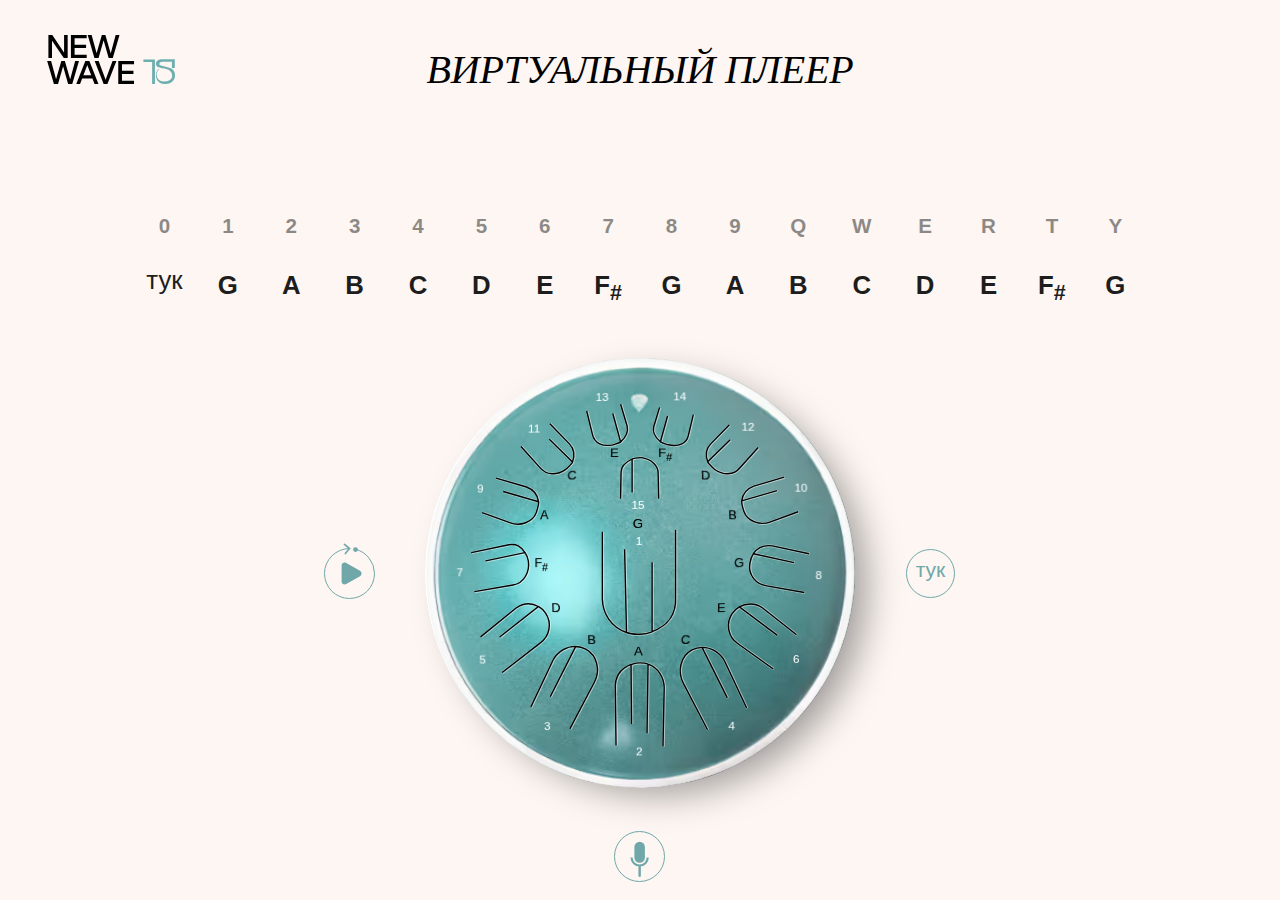
<file: index.html>
<!doctype html>
<html lang="en">
	<head>
		<meta charset="UTF-8" />
		<!-- <link rel="icon" type="image/svg+xml" href="/pt.svg" /> -->
		<link rel="icon" href="favicon.ico" sizes="any">
		<meta name="viewport" content="width=device-width, initial-scale=1.0" />
		<meta http-equiv="Cache-Control" content="no-cache" />
		<title>Happy drum</title>
		<link rel="stylesheet" type="text/css" href="main.css">
		<link rel="stylesheet" type="text/css" href="hdrum.css">
		<script type="text/javascript" src="https://code.jquery.com/jquery-3.7.1.min.js"></script>
		<script type="module" src="hdrum.js"></script>
	</head>
	<body>
		<svg class="logo" width="129" height="50" viewBox="0 0 129 50" fill="none" xmlns="http://www.w3.org/2000/svg">
			<path d="M4.99542 23H1.40458V0.076337H5.31603L18.3328 19.3771H17.0824V0.076337H20.6733V23H16.7618L3.71298 3.69924H4.99542V23ZM39.6847 23H23.9107V0.076337H39.6847V3.21832H27.5977V19.858H39.6847V23ZM39.0756 12.9328H27.2771V9.79084H39.0756V12.9328ZM65.7915 23H61.6556L56.3976 4.59695H56.8464L51.5564 23H47.4205L40.6876 0.076337H44.6312L50.0815 20.1145H49.0876L54.8586 0.076337H58.3854L64.1563 20.1145H63.2586L68.677 0.076337H72.5243L65.7915 23ZM25.258 49H21.1221L15.8641 30.5969H16.313L11.0229 49H6.88702L0.154198 26.0763H4.09771L9.54809 46.1145H8.5542L14.3252 26.0763H17.8519L23.6229 46.1145H22.7252L28.1435 26.0763H31.9908L25.258 49ZM46.8965 43.4855H33.6873V40.3435H46.8965V43.4855ZM51.4491 49H47.5377L39.6827 28.5771H40.9011L33.0461 49H29.2629L38.3362 26.0763H42.3759L51.4491 49ZM60.427 49H56.6438L47.6667 26.0763H51.6423L59.1766 46.3069H58.0224L65.5568 26.0763H69.4362L60.427 49ZM87.0437 49H71.2696V26.0763H87.0437V29.2183H74.9567V45.858H87.0437V49ZM86.4345 38.9328H74.6361V35.7908H86.4345V38.9328Z" fill="black"></path><path d="M96.3987 24.5223H107.938V49H105.106L105.141 26.9701H96.3987V24.5223ZM124.938 24.2776V32.9846L127.771 33.0545V24.2776H124.938ZM108.993 29.313C108.993 25.7112 111.196 24.3125 115.147 24.2776L124.938 24.3125V26.7253H115.322C113.923 26.7253 112.28 27.3897 112.315 29.1381C112.35 30.8516 118.154 30.8166 123.679 33.2294C126.302 34.4183 128.155 36.6563 128.015 40.7126C127.771 46.0976 123.504 49.2448 117.42 48.9301C106.545 48.3706 108.118 36.0968 111.72 34.0337H112.49C108.468 36.2017 107.769 47.2516 118.014 46.4823C122.071 46.1676 125.218 44.2443 125.218 40.7126C125.218 30.8516 108.993 35.2925 108.993 29.313Z" fill="#6CAFAE"></path>
		</svg>
		<h1>Виртуальный плеер</h1>

		<div id="hdrum-vidget"></div>
		
	</body>
</html>
</file>
<file: main.css>
@import url("https://fonts.cdnfonts.com/css/wix-madefor-text");
@import url("https://rsms.me/inter/inter.css");

:root {
	font-size: 16px;
}
body {
  box-sizing: border-box;
  margin: 0;
  font-family: Wix Madefor Display, sans-serif;
  background: #fdf6f2;
  padding: 35px min(47px, 4.3vw);
  font-size: 120%;
  padding-bottom: 10px;
  min-height: 100dvh;
  /* min-height: calc(100svh - 10px); */
}
h1 {
    padding-top: 12px;
    margin: 3px 0 0;
    color: #000;
    font-family: Inter;
    font-size: 27px;
    font-weight: 300;
    line-height: 114%;
    letter-spacing: -.2px;
    text-transform: uppercase;
}
@media screen and (min-width: 850px) {
	body {
		font-size: 140%;
	}
	.logo {
		position: absolute;
	}
	h1 {
    font-size: 40px;
    font-style: italic;
    text-align: center;
    /* padding-top: 12px; */
    margin: 0 0 clamp(36px, calc(100vh - 782px), 110px);
 }
}
@media screen and (max-width: 650px) {
	body {
		padding: 20px 10px;
		font-size: 100%;
	}
	h1 {
	    margin: 5px 0 -2px;
	    font-size: 17.122px;
	    font-style: normal;
	    letter-spacing: -.086px;
	    text-transform: uppercase;
	    flex-grow: 0.7;
	}
}
@media screen and (max-width: 600px) {
	body {
		display: flex;
		flex-direction: column;
	}

	body:after {
	     content: '';
	     flex-grow: 0.7;
	}

body:before {
    /* content: ''; */
    position: absolute;
    height: 100svh;
    left: 0;
    top: 0;
    width: 20px;
    background: #f908;
}
	.logo {
		min-height: 50px;
	}
}
</file>
<file: hdrum.css>
#hdrum-vidget {
	max-width: 1000px;
	margin: auto;
	position: relative;
	text-align: center;
}
#hdrum-vidget.hd-loading *{
	pointer-events: none;
}
#hdrum-vidget svg{
	display: block;
}

dl.hd-notes {
	display: flex;
	justify-content: space-between;
	position: relative;
	padding-bottom: 30px;
	margin: 1em 0;
	flex-grow: 0.5;
}
.hd-notes div {
	display: flex;
	justify-content: space-between;
	flex-direction: column;
	width: 1.9em;
	height: 3.7em;
	border-radius: 3em;
	padding: 0.56em 0 .34em;
	transition: 0.9s box-shadow;
	cursor: pointer;
	color: #1D1D1D;
	font-weight: 600;
}
.hd-notes>div:first-child {
	/* margin-left: -0.3em; */
}
.hd-notes>div:last-child {
	margin-right: 0em;
}
.hd-notes div.hover, .hd-notes div.active {
	box-shadow: 0 0 0 2px var(--color);
}
.hd-notes div.active {
	transition: .1s;
}
.hd-notes dd {
	/* font-weight: bold; */
	margin: 0;
	height: 1.2em;
}
.hd-notes [data-petal="0"] dd {
	font-weight: normal;
	/* font-variant: small-caps; */
	height: 1.4em;
}
.hd-notes dt {
	/* font-variant: all-small-caps; */
	font-size: 0.8em;
	opacity: .5;
	/* line-height: 1.6; */
}
@media screen and (min-width: 1000px) {

	.hd-notes>div {
		font-size: 115%;
		margin: -0.1em 0 -0.2em;
		height: 3.4em;
	}
}
@media screen and (max-width: 850px) {

	.hd-notes [data-petal="0"] {
		display: none;
		position: absolute;
		right: 0;
		top: 100%;
		z-index: 1;
		border: 1px solid;
	}
	.hd-notes [data-petal="0"] dd {
		color: inherit;
		font-size: .95em;
	}
	.hd-notes [data-petal="1"] {
		margin-left: -0.4em;
	}
}

.hd-controls, .hd-player, .hd-controls button, .hd-timeline {
	display: flex;
	--color: #70A8A9;
	--color2: #70A8A997;
	color: var(--color);
	justify-content: center;
	border-radius: 50px;
	align-items: center;
	user-select: none;
}

.hd-main {
	display: flex;
	margin: auto;
	margin-bottom: 2.7rem;
	align-items: center;
	max-width: 630px;
}
.hd-drum {
	font-size: min(1.1vh, .96vw, 4.3px);
	position: relative;
	max-width: 100em;
	/* height: 100em; */
	margin: auto;
	box-shadow: 4.2em 3em 9em -2em #0006, #fff 4px 1px 0 -2.6px inset, #000a inset -0.4px -0.2px 1px -0.2px, 0 0 3em #0001 inset;
	background: currentcolor url(images/pantam-400.webp) 100% 85%/100.25% 100.5%;
	background-image: image-set(
		url(images/pantam-400.avif) 1x type("image/avif"),
		url(images/pantam-400.webp) 1x,
		url(images/pantam-800.avif) 2x type("image/avif"),
		url(images/pantam-800.webp) 2x
	);
	border-radius:50%;
	/* overflow: hidden; */
	pointer-events: none;
	perspective: 250em;
}
@media screen and (max-width: 600px) {
	.hd-main {
		justify-content: space-evenly;
		align-items: flex-start;
		flex-grow: 0.35;
		width: 100%;
	}
	.hd-drum {
		margin: 0 -53px 0;
	}
	.hd-main>button {
		margin-top: -15px;
	}
	#hdrum-vidget {
	    display: flex;
	    flex-direction: column;
	    justify-content: space-between;
	    /* min-height: 83vh; */
	    width: 100%;
	    flex-grow: 1.4;
	}
}

.hd-drum svg{
	height: 100%;
	width: 100%;
	/* mix-blend-mode: luminosity; */
	/* clip-path: circle(46%); */
}
.hd-drum span svg{
	position: absolute;
	left: 0;
	top:0;
	mix-blend-mode: normal;
	/* filter: contrast(0.5); */
}

.hd-drum rect {
	fill: transparent;
	touch-action: none;
	/* cursor: pointer; */
	stroke: #0000;
	stroke-width: 30px;
	pointer-events: fill;
}
.hd-drum path {
	stroke: #000;
	stroke-width: 1.6px;
	fill: none;
}
path.hd-white {
	stroke: #fff;
	opacity: 0.5;
	transform: translate(0.5px, 0.2px);
	/* display: none; */
	stroke-width: 3.1px;
}
.hd-drum2 path {
	filter: url(./#hd-glow);
	stroke: #fffffd;
	stroke-width: 0.8px;
}
.hd-drum [data-petal] {
	transition: 1.4s opacity cubic-bezier(0.11, 0.01, 0.12, 0.88);
	will-change: opacity;
}
.hd-loading .hd-drum .hd-drum1 [data-petal] {
	opacity: 0.3;
}
.hd-drum [data-petal].hover {
	transition-duration: .7s
}
.hd-drum [data-petal].active {
	transition-duration: .1s
}
.hd-drum2 [data-petal] {
	opacity: 0.005;
}
[data-petal].hd-anim {
	pointer-events: none;
	--dur: 1.5s;
	animation: var(--dur) loading linear infinite;
	animation-delay: calc(var(--dur)*var(--delay));
}
@keyframes loading {
	0% {animation-timing-function: cubic-bezier(0.5, 0.1, 0.4, 1);}
	20% {opacity: 1;animation-timing-function: cubic-bezier(0.3, 0, 0, 0.7);}
	50% {opacity: 0.5;animation-timing-function: cubic-bezier(0, 0, 0.5, 1);}
}

.hd-drum1 span.hover, .hd-drum1 span.active {
	opacity: 0;
}
.hd-drum2 [data-petal].hover {
	opacity: 0.8;
}
.hd-drum2 [data-petal].active {
	opacity: 1;
}

.hd-controls button {
	padding: 0;
	font: inherit;
	background: transparent;
	cursor: pointer;
	vertical-align: middle;
	-webkit-tap-highlight-color: transparent;
	outline: none;
	border: 1px solid;
}
.hd-controls button svg {
	margin: -1px;
}
.hd-player, .hd-list, .hd-controls>button {
	border: 1px solid;
	transition: .5s;
	/* display: initial; */
}
.hd-gamma, .hd-play {
	border: none !important;
}
.hd-controls>button:not(.hd-tuk):not(.clicked):hover,
.-hd-player:hover,
.hd-rec.hd-active, 
.hd-list:hover, 
.hd-tuk.hover,
.hd-gamma.active {
	box-shadow: 3px 2px 18px 1px;
}
.hd-controls>button:not(.hd-tuk):active,
.-hd-player:active, 
.hd-list:active, 
.hd-tuk.active {

	box-shadow: 0 0 0 1px, 3px 2px 16px -1px;
	transition: .2s cubic-bezier(0.35, 0.71, 0.11, 1);
}
.hd-player {
	overflow: hidden;
	white-space: nowrap;
	transition: .4s;
	width: 400px;
	margin: 0 1em;
	/* padding-right: 16px; */
}
.hd-bottom>*:not(.hd-visible) {
	width: 0;
	opacity: 0;
	margin: 0;
}
.hd-player .hd-timeline {
	width: 100%;
	margin: 0 17px 0 -2px;
	position: relative;
	--progress: 0%;
	--thumb: 12px;
	align-items: center;
	/* background: radial-gradient(closest-side, currentColor, currentColor calc(100% - 0.5px), transparent) var(--progress) center / var(--thumb) var(--thumb) no-repeat; */
}
.hd-timeline::before, .hd-timeline::after{
	content: '';
	position: absolute;
	pointer-events: none;
	border-radius: 10px;
}
.hd-timeline::before {
	width: 100%;
	height: 2px;
	background: linear-gradient(90deg, currentColor, currentColor var(--progress), var(--color2) var(--progress), var(--color2));
}
.hd-timeline::after {
	width: var(--thumb);
	height: var(--thumb);
	left: var(--progress);
	background: currentColor;
	transform: scale(-1) translateX(var(--progress));
}
.hd-player [type="range"] {
	width: 100%;
	margin: 0;
	opacity: 0;
}
button.hd-tuk {
	width: 49px;
	height: 49px;
	align-items: center;
	padding-bottom: 6px;
	font-size: 21px;
}

.hd-rec-play svg>* {
	transition: .3s;
}
.hd-rec-play:not(.hd-active) svg>rect {
	opacity: 0;
}
.hd-rec-play.hd-active svg>g {
	opacity: 0;
}
.hd-rec.hd-active {
	/* animation: recording .9s alternate infinite ease-in-out; */
	color: #F37B7B;
}
@keyframes recording {
	100% {color: #F37B7B}
}

.hd-tag {
	position: absolute;
	left: 48.7%;
	top: 43.1%;
	font-size: 308%;
	color: #000c;
	/* opacity: 0.9; */
	font-weight: 300;
	transform: rotate(var(--rot)) translateY(7.6em) rotateX(-15deg) rotate(calc(-1*var(--rot)));
	/* filter: url(./#dilate); */
	text-shadow: 0 0;
}
.g {
	top: 36.7%;
	left: 48.3%;
}
.hd-tag-n {
	position: absolute;
	left: 49%;
	top: 48.2%;
	font-size: 273%;
	color: #fff;
	font-weight: 300;
	transform: rotate(var(--rot)) scaleY(1.1) translateY(13.9em) rotateX(-20deg) rotate(calc(-1*var(--rot)));
	/* mix-blend-mode: screen; */
}
.hd-n1 {
    top: 15em;
}
.hd-n2 {--rot: 0deg;}
.hd-n3 {--rot: 30.8deg;}
.hd-n4 {--rot: 60.8deg;}
.hd-n5 {--rot: 89.9deg;}
.hd-n6 {--rot: 117.7deg;}
.hd-n7 {--rot: 143deg;}
.hd-n8 {--rot: 167deg;}
.hd-n9 {--rot: 192deg;}
.hd-n10 {--rot: 216deg;}
.hd-n11 {--rot: 242deg;}
.hd-n12 {--rot: 271deg;}
.hd-n13 {--rot: 299deg;}
.hd-n14 {--rot: 329deg;}
.hd-n15 {top: 11.9em;left: 17.6em;}
</file>
